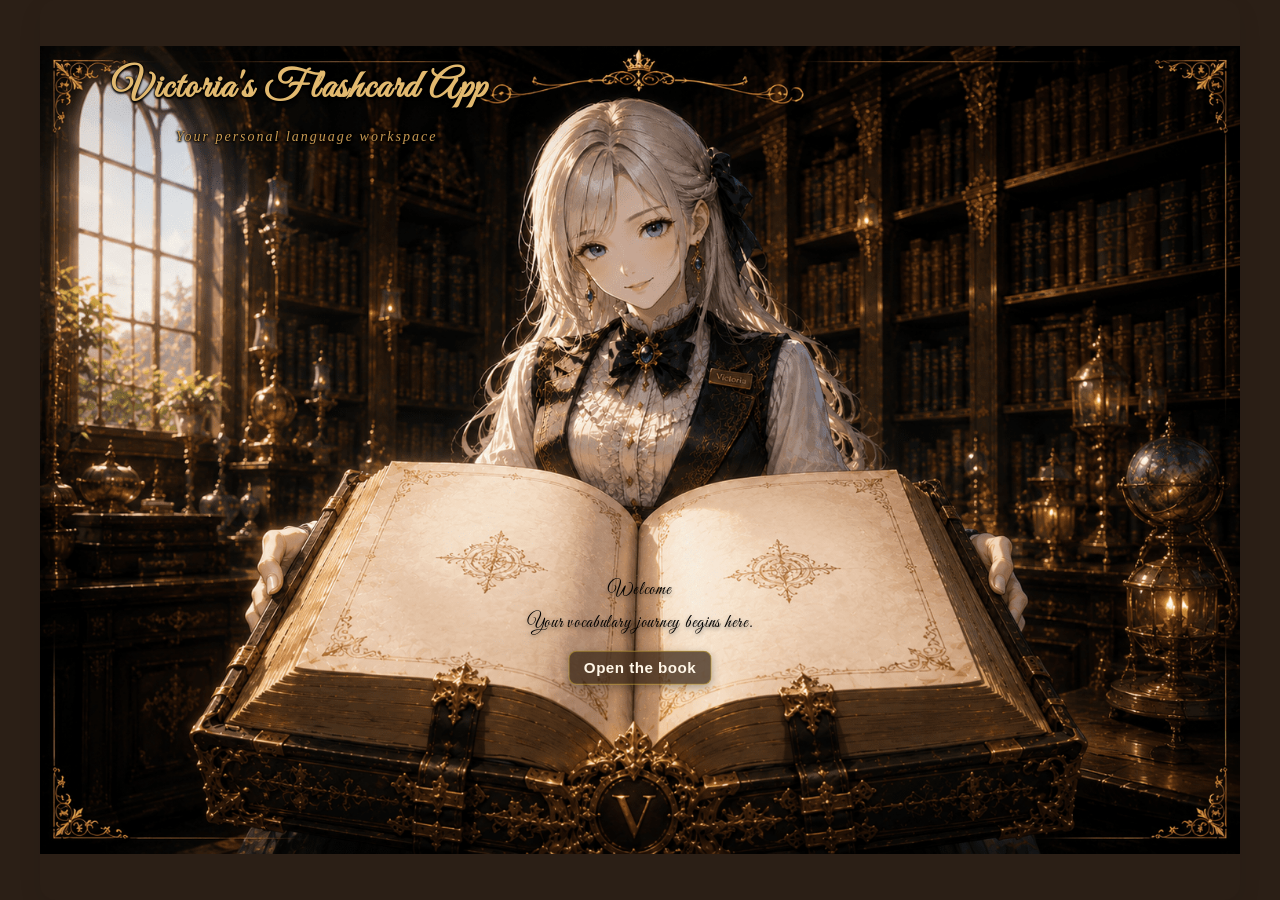
<file: html/index.html>
<!DOCTYPE html>
<head>
  <link rel="preconnect" href="https://fonts.googleapis.com">
  <link rel="preconnect" href="https://fonts.gstatic.com" crossorigin>
  <link href="https://fonts.googleapis.com/css2?family=Great+Vibes&display=swap" rel="stylesheet">
  <title>Victoria's flashcard App</title>  
  <meta name="viewport" content="width=device-width, initial-scale=1.0">
  <meta charset="UTF-8">
  <link rel="stylesheet" href="../css/index.css">
</head>
<body>  
  <main>
    <div id="page-wrapper">
      
      <header id="top-header"><!--アプリ題名と副題を表示する箇所-->
        <h1 id="page-title">Victoria's Flashcard App</h1>        
        <p id="sub-title">Your personal language workspace</p>
      </header>
       
      <section id="opening-actions">
        <span id="opening-label">Welcome</span>
        <p id="opening-message">
          Your vocabulary journey begins here.
        </p>
        <button id="start-btn">Open the book</button>
      </section>
      
      
      
      
    </div><!--page-wrapper-->

    <script src="../js/index.js"></script>
  </main>
</body>
</file>
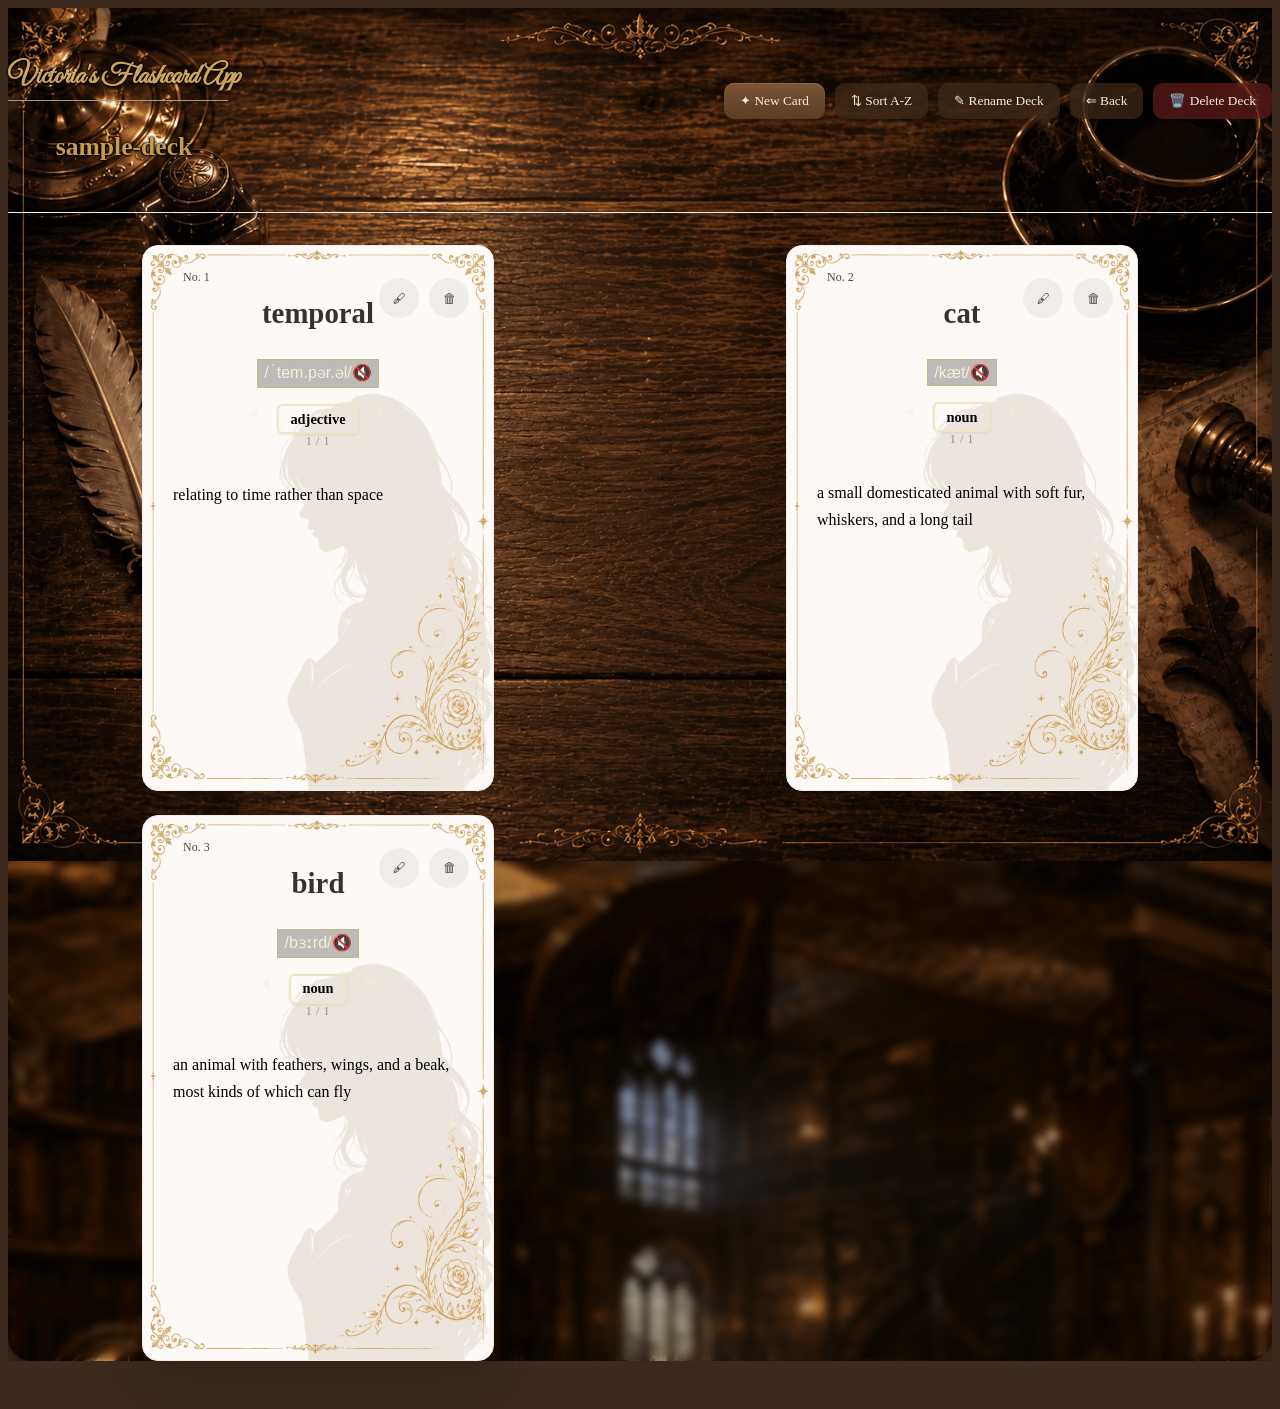
<file: html/edit.html>
<!DOCTYPE html>
<html lang="ja">
  <head>
    <link rel="preconnect" href="https://fonts.googleapis.com">
    <link rel="preconnect" href="https://fonts.gstatic.com" crossorigin>
    <link href="https://fonts.googleapis.com/css2?family=Great+Vibes&display=swap" rel="stylesheet">
    <title>Victoria's flashcard App</title>  
    <meta name="viewport" content="width=device-width, initial-scale=1.0">
    <meta charset="UTF-8">
    
    <link rel="stylesheet" href="../css/edit.css">
  </head>
  <body>

    
    <div id="page-wrapper">

      <div id="page-content"><!--モーダル以外を包括する-->

        <div id="header">
          <div id="title-area">
            <h1 id="page-title">Victoria's Flashcard App</h1>
            <div class="title-line"></div>
            <h3 id="deck-name"></h3>
          </div>        

            <!--操作メニュー-->
          <div id="header-actions">        
            <button id="add-card-btn">✦ New Card</button>
            <button id="sort-by-az">⇅ Sort A-Z</button>
            <button id="rename-deck-btn">✎ Rename Deck</button>
            <button id="back-btn">⇐ Back</button>
            <button id="delete-deck">🗑️ Delete Deck</button>
          </div><!--header-actions-->

          <!--デッキの名前変更モーダル-->
          <div id="rename-deck-area" class="hidden">
            <div id="rename-title">
              <span>Rename Deck</span>
            </div>

            <div id="rename-deck-btns">
              <input type="text" id="input-deckname" placeholder="deck name">
              <button id="confirm-deckrename-btn">submit</button>
              <button id="cancel-deckrename-btn">cancel</button>
            </div>
            
          </div><!--rename-deck-area-->

        </div><!--header-->              

        <!--カード表示欄、内容はrender関数で作成-->
        <div id="card-container"><!--カード表示欄--></div>       
              
        

      </div><!--page-content-->

      <div id="modal-overlay" class="hidden">
        

        <!--新規単語カード作成モーダル-->
        <div id="card-edit-modal" class="hidden">

          <div id="card-panel" class="modal-panel">

            <div id="modal-header">
              <!--モーダルタイトル-->
              <h2 id="modal-title">Card Editor</h2>

              <!--単語検索ボタン-->
              <div id="word-search-row" class="info-group title-area">
                <input type="text" id="word-input" class="word-title" placeholder="Word">
                <button id="search-word-btn">search</button>
              </div><!--word-search-row-->
            </div><!--modal-header-->

            <div id="modal-body">
              <!--発音記号とオーディオボタン-->
              <div id="modal-phonetic-area" class="info-group phonetic-area"></div>

              <!--品詞と品詞変更ボタン-->
              <div class="info-group navigation-area">
                <div class="meaning-navigation">
                  <span id="prev-meaning-btn" class="change-meaning-btn">◀</span>
                  <span id="part-of-speech">Part of speech will appear here.</span>
                  <span id="next-meaning-btn" class="change-meaning-btn">▶</span>                            
                </div>
                
                <div id="table-of-contents"></div><!--目次を入れる-->   

              </div><!--navigation-area-->

              <!--definitionエリア-->
              <div id="modal-definition-area" class="info-group definition-area">
                Search for an English word.<br>
                Its definition will appear here.
              </div>

            </div><!--modal-body-->  

            <!--追加、更新、キャンセルボタン-->
            <div id="modal-btns">
              <button id="submit-card-btn">Add</button>
              <button id="update-card-btn" class="hidden">Update</button><!--編集時にOnにする-->
              <button id="cancel-add-btn">Cancel</button>
            </div>   <!--modal-btns-->    
          
          </div><!--card-panel-->        
        
        </div><!--card-edit-modal-->
    
      </div><!--modal-overlay-->
      
    </div><!--page-wrapper-->

    <div id="scroll-area">
          <button id="scroll-top-btn" class="hidden">⇧</button>
    </div>

    <script src="../js/edit.js"></script>
  </body>
</html>
</file>
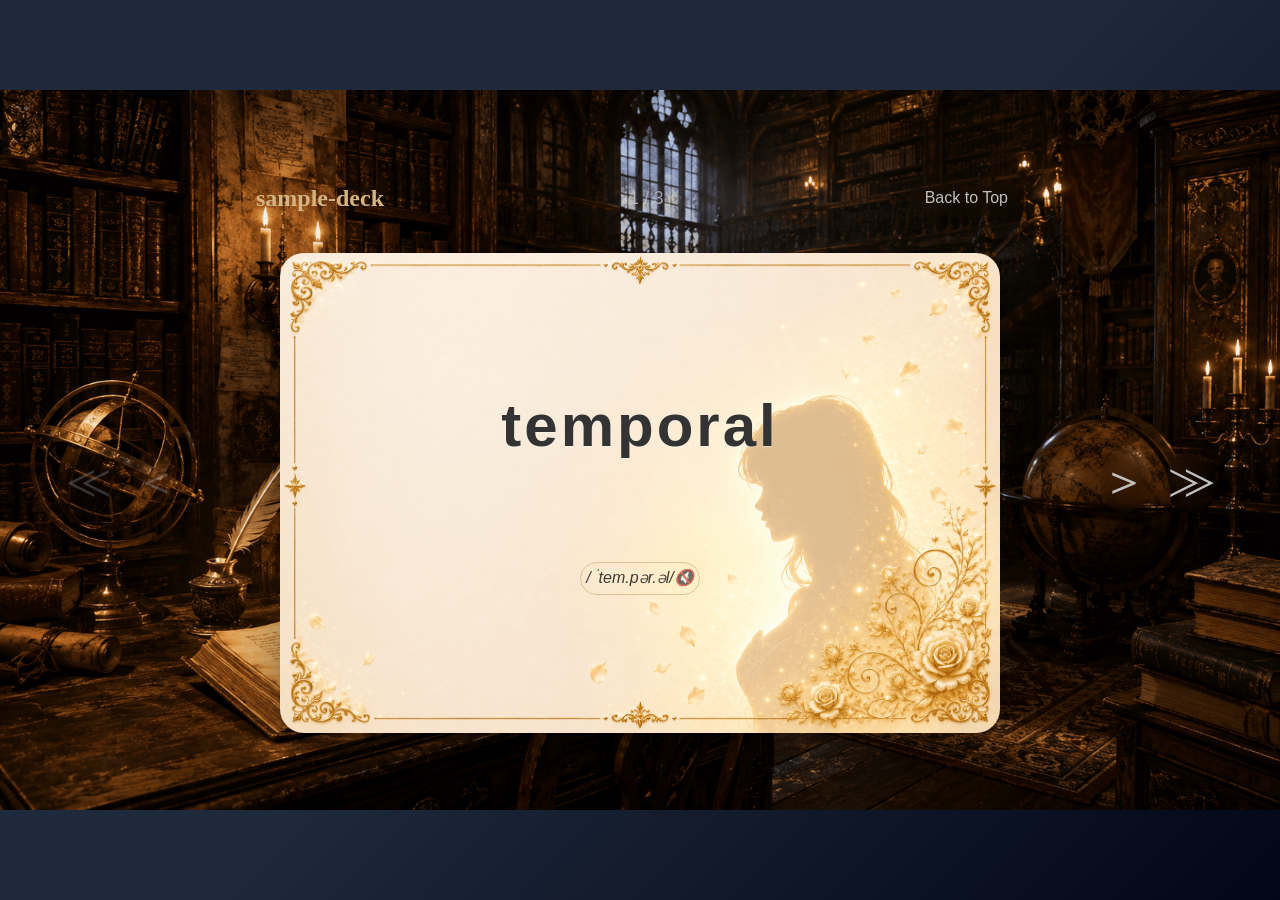
<file: html/study.html>
<!DOCTYPE html>
<html lang="ja">
  <head>
    <link rel="preconnect" href="https://fonts.googleapis.com">
    <link rel="preconnect" href="https://fonts.gstatic.com" crossorigin>
    <link href="https://fonts.googleapis.com/css2?family=Great+Vibes&display=swap" rel="stylesheet">
    <title>Victoria's flashcard App</title>  
    <meta name="viewport" content="width=device-width, initial-scale=1.0">
    <meta charset="UTF-8">
   <!--<link rel="stylesheet" href="../common.css">--> 
    <link rel="stylesheet" href="../css/study.css">
    </head>

  <body>

    <div id="nav-bar"><!--画面内上部のナビゲーションdiv-->
      <nav id="nav-menu">
        <h3 id="deck-name"></h3>
        <div id="card-counter"><!-- カードのインデックス / 総数--></div>
        <button id="back-btn">Back to Top</button>
      </nav>
    </div><!--nav-bar-->
    
    <div id="study-area">
      
      <div id="pc-left-controls" class="control-container">
        <button id="first-card-btn" class="controls">≪</button>
        <button id="prev-card-btn" class="controls">＜</button>        
      </div><!--pc-left-controls-->

      <div id="card-container"><!--カードを表示する枠-->       

        <div id="card-display"><!-- カードを表示、ここをクリックで表示反転 -->
        
          <div id="front-area" class="card-face"> 
            <div id="front-content" class="card-content">
              <span id="word"></span>
              <span id ="phonetics"></span>
            </div><!--front-content-->  
          </div><!--front-area-->

          <div id="back-area" class="card-face">
            <div id="back-content" class="card-content">
              <div id="meaning-navigation">
                <span id="prev-meaning-btn" class="change-meaning-btn">◀</span>
                <span id="part-of-speech"></span>
                <span id="next-meaning-btn" class="change-meaning-btn">▶</span>              
              </div><!--meaning-navigation-->
              <span id="meaning-page"><!--品詞・意味の現在のページ・総ページ数を表示--></span>
              <div id="definitions-wrapper" class="hide-fade">
                <p id="definitions"></p> 
              </div><!--definitions-wrapper-->
                        
            </div><!--back-content-->          
          </div><!--back-area-->
        </div><!--card-display-->
    </div><!--study-area-->

    <div id="pc-right-controls" class="control-container">          
      <button id="next-card-btn" class="controls">＞</button>
      <button id="last-card-btn" class="controls">≫</button>
    </div><!--pc-right-controls-->


      <div id="mobile-controls" class="control-container hidden">
        <button id="first-card-btn" class="controls">≪</button>
        <button id="prev-card-btn" class="controls">⟨</button>    
        <button id="next-card-btn" class="controls"></button>⟩</button>
        <button id="last-card-btn" class="controls">≫</button>
      </div>   

      </div>
      
    </div>
    
    <script src="../js/study.js"></script>
  </body>
</html>
</file>
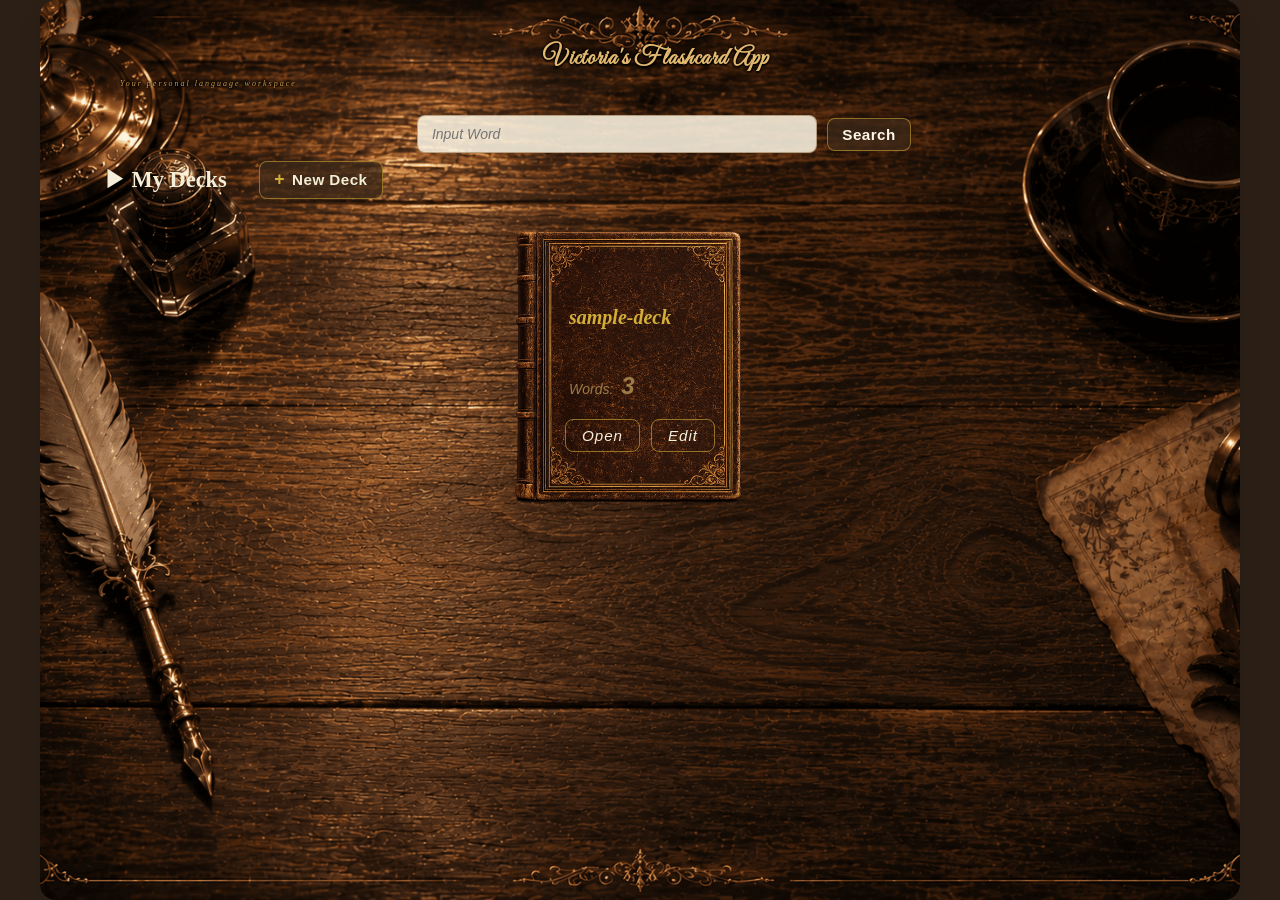
<file: html/top.html>
<!DOCTYPE html>
<html lang="ja">
  <head>
    <link rel="preconnect" href="https://fonts.googleapis.com">
    <link rel="preconnect" href="https://fonts.gstatic.com" crossorigin>
    <link href="https://fonts.googleapis.com/css2?family=Great+Vibes&display=swap" rel="stylesheet">
    <title>Victoria's Flashcard</title>
    <meta charset="UTF-8">
    <meta name="viewport" content="width=device-width, initial-scale=1.0">
    <!--<link rel="stylesheet" href="../common.css"> -->
    <link rel="stylesheet" href="../css/top.css">
  </head>
  <body>
    <main>
      <div id="page-wrapper">
        
        <header id="top-header"><!--アプリ題名と副題を表示する箇所-->
          <h1 id="page-title">Victoria's Flashcard App</h1>        
          <p id="sub-title">Your personal language workspace</p>
        </header>
        
        
          <section id="search-form"><!--検索欄に入力してモーダルで結果を返す-->
              <!--単語検索欄-->
              <input type="text" id="search-input" placeholder="Input Word">
              <button id="search-btn">Search</button><!--検索開始ボタン-->
          </section><!--search-form-->

          
          <!--既存デッキ表示-->
          <section id="decks-section">
            
            <div id="deck-toolbar">
              <div id="addiction-toggle">
                <h2 id="my-decks"><span id="arrow">▶ </span>My Decks</h2>
              </div>                   
              <button id="add-new-deck-btn"><!--デッキ作成モーダル開くボタン-->
                <span class="plus">+</span> New Deck
              </button>                    
            </div>
            
            <div id="deck-panel" class="hidden"><!--既存デッキ表示欄-->         
                            
              <div id="deck-container">          
                <div class="deck-card" data-deck-id="0">
                  <h3 class="deck-name"></h3>
                  <p class="words">Words:<span class="word-count"></span></p>
                  <div class="card-btns">
                    <button class="study-btn book-btns">study</button>
                    <button class="edit-btn book-btns">edit</button>
                  </div><!--card-btns-->         
                </div><!--deck-card-->
              </div><!--deck-container-->
            </div><!--deck-panel-->

          </section><!--decks-section-->     

        
      

        <!-- 以下モーダル -->

        <!--2種のモーダルを入れるDIV-->
        <div id="modal-overlay" class="hidden">            

          <!--検索した単語の表示モーダル-->
          <section id="card-add-modal" class="hidden">        
            <h2>Add Card to Deck</h2>

            <div id="card-panel">                
              
              <!--単語名-->
              <span id="searched-word"></span> 

              <!--発音記号とオーディオボタン-->
              <div id="phonetic-area"><span id="audio-btns"></span></div>

              <!--品詞と品詞変更ボタン-->
              <div class="info-group navigation-area">
                
                <div class="meaning-navigation">
                  <span id="prev-meaning-btn" class="change-meaning-btn">◀</span>
                  <span id="part-of-speech">Part of speech will appear here.</span>
                  <span id="next-meaning-btn" class="change-meaning-btn">▶</span>                            
                </div>
                
                <div id="table-of-contents"></div><!--目次を入れる-->  
              </div><!--navigation-area-->

              
              <!--definitionエリア-->
              <div id="modal-definition"></div>

              <!--情報操作-->
              <div id="info-control">
                
                <lavel id="select-lavel">Add to</lavel>
                <!--デッキ選択セレクトボタン-->
                <select id="select-deck"></select>
                
                <!--追加とキャンセルボタン-->
                <div class="modal-btns">
                  <button id="submit-card-btn" class="book-btns">Add</button><!--これが単語をデッキに追加するボタン-->
                  <button id="close-search-card-btn" class="book-btns">Cancel</button>
                </div><!--modal-btns--> 
              </div><!--info-controll-->

              
            </div><!--card-panel-->      
          </section><!--card-addiction-modal-->


          <!--新規デッキ追加モーダル-->
          <section id="deck-create-modal" class="hidden">
            
            <div id="book-panel" class="modal-content">
              <h2>Create New Deck</h2>
            
              <input type="text" id="input-deckname" placeholder="Deck name">
              <div class="modal-btns">
                <button id="create-btn" class="book-btns">Create</button>
                <button id="cancel-btn" class="book-btns">Cancel</button>   
              </div>
                  
            </div><!--modal-content-->
          </section>
        
        </div><!--modal-overlay-->
      </div><!--page-wrapper-->
      <script src="../js/top.js"></script>
    </main>
  </body>
</html>
</file>
<file: css/index.css>
* {
  box-sizing: border-box;
}

html, 
body {
  margin: 0;
  min-height: 100%;
}

body {
  background: #17110d;
  font-family: -apple-system, BlinkMacSystemFont, "Segoe UI",
  "Hiragino Kaku Gothic ProN", "Noto Sans JP",
  Meiryo, sans-serif;
  line-height: 1.6;
  background-color: #2b1f16;
}

/*画面全体の土台部分*/
#page-wrapper {
  position: relative;
  width: 100%;
  max-width: 1200px;  
  height: 100vh;
  margin: 0 auto;  
  padding: 24px 16px;

  
  background-color: transparent;
  border-radius: 16px;
  box-shadow: 0 8px 24px rgba(0,0,0,0.08);
  background-image: url(../images/top_page_horizon.png);
  background-size: contain;
  background-position: center;
  background-repeat: no-repeat;

  border-radius: 16px;
  overflow: hidden;
}

#top-header {
  position: absolute;
  top: 2.5rem;
  left: 3rem;

  padding: 1rem 2rem 1rem 1.5rem;
  
}

#top-header h1 {
  margin: 0;
}

#top-header p {
  margin-top: 0.4rem;
}

#page-title {
  
  font-family: 'Great Vibes', cursive;
  font-size: 2.5rem;
  color: #E2B96F; 
  margin: 0;
  margin-left: 2rem;
  font-weight: 700;
  letter-spacing: .04em;
  text-shadow:
    0 2px 2px rgba(0, 0, 0, 0.95),
    1px 0 2px rgba(0, 0, 0, 0.8),
    -1px 0 2px rgba(0, 0, 0, 0.8);
}

#sub-title {
  font-family: Georgia, serif;
  font-size: 14px;
  letter-spacing: 2px;

  margin: 0;
  margin-left: 4rem;
  font-style: italic;
  color: #C89A52;
  text-shadow:
    0 1px 2px rgba(0, 0, 0, 1),
    1px 0 2px rgba(0, 0, 0, 0.9),
    -1px 0 2px rgba(0, 0, 0, 0.9);
  
}



#opening-actions {
  position: absolute;
  top: 70%;
  left: 50%;
  transform: translate(-50%, -50%);

  display: flex;
  flex-direction: column;
  align-items: center; 
  gap: 0.25rem;
}

#opening-message,
#opening-label {
  font-family: 'Great Vibes', cursive;
  font-size: 18px;
  color: black;
  margin: 0;
  padding: 0;
 
  letter-spacing: .04em;
  text-shadow:
  0 2px 4px rgba(0,0,0,.45);
}

#start-btn {
  margin-top: 0.6rem;

  display: inline-flex;
  align-items: center;
  gap: 0.45rem;
  padding: 0.45rem 0.9rem;

  color: #F5EED8;                 /* アイボリー */
  background: rgba(60, 40, 25, .75);
  border: 1px solid rgba(212, 175, 55, 0.55);
  border-radius: 8px;

  font-size: 0.95rem;
  font-weight: 600;
  letter-spacing: 0.03em;
  cursor: pointer;
  transition: all 0.25s ease;
    
  color: #fff7e8;
  box-shadow:0 3px 8px rgba(0,0,0,.3);
}

#start-btn:hover {
  background: rgba(110,75,45,0.95);
  border-color: #D4AF37;
  color: #FFF8E8;

}


@media (max-width: 768px) {
  body {
    margin: 0;
    overflow-x: hidden;
  }

  #page-wrapper {
    position: relative;
    min-height: 100svh;

    width: 100%;
    min-height: 100vh;
    padding: 0;
    border-radius: 0;

    background-image: url(../images/top_page_vertical.png);    
    background-size: contain;
    background-position: center 45%;
    background-repeat: no-repeat;
    background-color: #17110d;
    
  }

  #top-header {
    position: absolute;
    top: 0rem;
    left: 2.5rem;
    right: 1rem;
  }

  #top-header p {
    margin-top: 0;
  }
  #page-title {
    text-align: center;
    margin-left: 0;
    margin-bottom: 0;
    font-size: clamp(1.6rem, 7vw, 2.4rem);
    padding: 0;
  }

  #sub-title {  
    text-align: center;  
    margin-left: 0.5rem;
    font-size: 0.7rem;
    letter-spacing: 1px;
  }

  #opening-actions {
    top: auto;
    bottom: 28%;
    left: 50%;
    width: 88%;
    transform: translateX(-50%);
    gap: 0.25rem;
    text-align: center;
  }

  #opening-label {
  position: absolute;
  bottom: 7rem;
  
  font-family: "Great Vibes", cursive;
  font-size: clamp(1.6rem, 8vw, 2.2rem);
  font-style: normal;
  font-weight: 600;
  letter-spacing: 0.04em;

  color: #3b2416;
  text-shadow:
    0 1px 0 rgba(255, 244, 210, 0.55),
    0 2px 3px rgba(72, 40, 20, 0.35);
  }

  #opening-message {
  position:absolute;
  bottom: 5.5rem;

  font-family: Georgia, "Times New Roman", serif;
  font-size: clamp(0.85rem, 3vw, 1.05rem);
  font-style: italic;
  font-weight: 600;
  line-height: 1.5;
  letter-spacing: 0.05em;

  color: #4a2d1c;
  text-shadow:
    0 1px 0 rgba(255, 246, 220, 0.5),
    0 1px 2px rgba(60, 32, 16, 0.25);
  }

  #start-btn {

    margin-top: 0.6rem;
    min-height: 44px;
    padding: 0.65rem 1.4rem;
  }
}
</file>
<file: css/edit.css>
/* =================
   EDIT PAGE
================= */
*,
*::before,
*::after {
  box-sizing: border-box;
}

body {
  background-color:#3B2A1D;
}

#page-wrapper {
  background: transparent;
  border-radius: 24px;
  
  background-image: url(../images/library.png);
  backdrop-filter: blur(4px);
  background-size:contain;
  background-repeat: repeat;
  background-position: center;
  width: 100%;
  height: 100%;
}

#page-content {
  width: 100%;
  height: 100%;

  background: rgba(20,15,10,.15);
  background-image: url(../images/desk_without_book.png);
  backdrop-filter: blur(4px);
  background-size: contain;
  background-repeat: no-repeat;
  background-position: top;
  
}
  
#title-area {
  display: flex;
  flex-direction: column;
  gap: 6px;
  margin-top: 2rem;
}

#page-title {  
  font-family: 'Great Vibes', cursive;
  font-size: 28px;
  opacity: 0.88;
  margin-bottom: 0;
  color: #E2B96F; 
  text-shadow:
    0 2px 2px rgba(0, 0, 0, 0.95),
    1px 0 2px rgba(0, 0, 0, 0.8),
    -1px 0 2px rgba(0, 0, 0, 0.8); 
}

.title-line {
  width: 220px;
  height: 1px;
  background: #999;
  margin:0;
}

#header {
  display: flex;
  justify-content: space-between;
  align-items: center;
  gap: 12px;
  flex-wrap: wrap;
  margin-bottom: 32px;
  padding-bottom: 18px;
  border-bottom: 1px solid #ececec;
}

#title-area {
  display: flex;
  flex-direction: column;
  gap: 6px;
  
  
}

/* =================
   HEADER BUTTONS
================= */

#rename-deck-btn,
#back-btn,
#sort-by-az{
  background: rgba(60,40,25,.75);
  border: 1px solid rgba(212,175,55,.55);
  color: #F5EED8;
}

/* =================
   RENAME AREA
================= */



#rename-deck-area {
  display: flex;
  flex-direction: column;
  align-items: center;
  justify-content: center;

  gap: .8rem;
  margin-top: 1rem;
  padding: .8rem;
  width: 100%;
}


#rename-deck-area.hidden {
  display: none;
}

#rename-title {
  display: flex;
  align-items: center;
  width:60%;
  font-size: 1.1rem;
  margin-bottom: 1rem;
  color: #d4af37;
  font-weight: bold;
}

#rename-title::before,
#rename-title::after {
  content: "";
  flex: 1;
  height: 1px;
 
  border-top: 1.5px solid rgba(212,175,55,.55);
  }


#rename-title span {
  margin: 0 1rem;
}

#input-deckname {
  width: 260px;
  padding: 10px 14px;

  background: rgba(250,242,224,.92);
  color: #3B2A1D;

  border: 1px solid rgba(212,175,55,.55);
  border-radius: 8px;

  text-align: center;
  font-size: 1rem;

}

#input-deckname:focus {
  outline: none;
  border-color: #D4AF37;

  box-shadow:
    0 0 8px rgba(212,175,55,.35);
}

#confirm-deckrename-btn {
  background: rgba(60,40,25,.75);
  color:#F5EED8;
  border:1px solid rgba(212,175,55,.55);  
}

#cancel-deckrename-btn {
  background: rgba(70,70,70,.65);
  color:#F5EED8;
  border:1px solid rgba(180,180,180,.4);
}

#deck-name { 
  font-family: Georgia, serif;
  font-size: 1.6rem;
  color: #C89A52;
  text-shadow:
    0 1px 2px rgba(0, 0, 0, 1),
    1px 0 2px rgba(0, 0, 0, 0.9),
    -1px 0 2px rgba(0, 0, 0, 0.9);
  
  width: 100%;
  text-align: center;
  margin-bottom:2rem;
}

#header-actions {
  display: flex;
  gap: 10px;
  flex-wrap: wrap;
}

#header button,
#add-card-btn,
#sort-by-az {
  padding: 10px 16px;
  border-radius: 10px;
  border: none;
  cursor: pointer;
  font-family: inherit;
  transition: 0.2s ease;
}


#delete-deck {
  background: rgba(90, 25, 25, .78);
  border: 1px solid rgba(180, 80, 80, .45);
  color: #F5EED8;

  border-radius: 10px;
  transition: .25s;

}

#delete-deck:hover {
  background: rgba(130, 30, 30, .85);
  border-color: #d66;
  color: #fff;

  transform: translateY(-2px);

  box-shadow:
      0 0 12px rgba(180,50,50,.45),
      0 8px 18px rgba(0,0,0,.35);
}


#add-card-btn {
 background: linear-gradient(
    180deg,
    #7a5635 0%,
    #5a3d24 100%
  );

  color: #F5EED8;

  border: 1px solid rgba(212,175,55,.55);
  border-radius: 10px;

  box-shadow:
    inset 0 1px 0 rgba(255,255,255,.12),
    0 4px 10px rgba(0,0,0,.35);

  transition: all .25s ease;

}

#header button:hover,
#sort-by-az:hover {
  transform: translateY(-2px);
  box-shadow: 0 8px 18px rgba(0,0,0,0.12);
}

#add-card-btn:hover {
   background: linear-gradient(
    180deg,
    #8a643f 0%,
    #6a4829 100%
  );

  border-color: #D4AF37;

  color: #FFF8E8;

  transform: translateY(-2px);

  box-shadow:
    0 0 10px rgba(212,175,55,.35),
    0 8px 18px rgba(0,0,0,.4);
}

/* =================
   CARD LIST
================= */

#card-container {
  display: grid;
  grid-template-columns: repeat(2, 1fr);
  gap: 24px;
  margin-bottom: 40px;
  justify-items: center;
}

.word-card {
  display: flex;
  flex-direction: column;
  position: relative;

  width: 22rem;
  max-width: 90vw;
  
  
  background: #fff;
  border: 1px solid #ececec;
  border-radius: 16px;
  padding: 22px;
  box-shadow: 0 18px 40px rgba(0,0,0,0.18);
  transition: 0.25s ease;/*変化をゆっくり*/
  aspect-ratio: 1007/1561;
  background-image: url(../images/background_img_vertical.png);
  background-repeat: no-repeat;
  background-position: center;
  background-size: cover;
  
}

.word-card:hover {
  transform: translateY(-4px);
  box-shadow: 0 16px 28px rgba(0,0,0,0.10);
 
}

.info-group {
  margin-bottom: 16px;  
}

.info-label {
  font-size: 0.8rem;
  font-weight: 600;
  color: #fff;
  letter-spacing: 0.5px;/*文字の水平スペース*/
  margin-bottom: 4px;
}

.title-area {
  display:flex;
  justify-content:center;
  margin: 0;
  color: #333;  
}

.word-title {
  font-size: 1.8rem;
  font-weight: bold;
  
}

.card-num {
  position: absolute;
  top:1.5rem;
  left:2.5rem;
  font-size:0.75rem;
  opacity: 0.7;
}

.info-group .info-label,
.meaning-navigation {
  display: flex;
  justify-content: center;
  gap:1rem;
}

.part-of-speech {
  
  display: inline-block;
  padding: 0.3em 0.8em;
  border-radius: 6px;
  font-weight: 700;
  font-size: 0.9rem;
  border: 2px solid #efe5c5;
  background: transparent;
  box-shadow: 0 1px 3px rgba(0,0,0,0.08);
}

.table-of-contents {
  
  font-size: 0.75rem;
  font-weight: normal;
  text-align: center;
  color: #6b7280;
  opacity: 0.75;
  letter-spacing: 0.05em;
  text-align: center;
}

.definition-area {
  line-height: 1.7;
  font-size: 1rem;
  padding-left: 0.5rem;
  padding-right: 0.5rem;
  flex: 1;
  overflow-y: auto;
  width: 100%;
}

/*info: first-of-type⇒親要素の中で同じタグの最初の要素を指定する疑似クラス*/

/*info: nth-of-type⇒同じ親要素を持つ兄弟要素の中から、
同じタグ名の要素だけを順番に数えて特定の位置にある要素を指定する疑似クラス*/


.card-actions {
  position: absolute;
  top: 2rem;
  right: 1.5rem;
  display: flex;
  gap: 10px;
  margin-top: 20px;
  justify-content: flex-end;
}

.card-actions button {
  
  padding: 10px;
  border: none;
  width:40px;
  height: 40px;
  flex: none;
  border-radius: 50%;
  padding: 0;
  cursor: pointer;
  transition: 
    color .2s ease,
    transform .2s ease,
    background-color .2s ease;
}

.card-actions button {
  background: rgba(0,0,0,0.05);
}

.card-actions button[data-action="edit"] {
  color: #555;
}

.card-actions button[data-action="edit"]:hover {
  color: #c6a343;
  transform: scale(1.15);
}

.card-actions button[data-action="delete"] {
  color: #555;
}

.card-actions button[data-action="delete"]:hover {
  color: #8b3a3a;
  transform: scale(1.15);
}
.card-actions {
  margin-top: auto;
}

.disabled-arrow {
  color: #9ca3af;
  opacity: 0.35;
  transform: scale(0.95);
  cursor: default;
}


/* =============================
   エディットモーダル
================================*/


#card-edit-modal {
  position: fixed;
  inset: 0;
  overflow: hidden;

  
}


#card-edit-modal::before {
  content: "";
  position: absolute;
  inset: 0;

  background-image: url(../images/library.png);
  background-size: cover;
  background-position: center;

  filter: blur(8px);
  transform: none;
}


#card-panel {
  width: 100%;  
  min-width: none;
  height: 100vh;
  
  position: relative;

  display: flex;
  flex-direction: column;
  justify-content: center;
  align-items: center;
  z-index: 1;
 
  background-image: url(../images/desk_with_book.png);
  backdrop-filter: blur(4px);
  background-size: contain;
  background-repeat: no-repeat;
  background-position: center;
}


#card-edit-modal.hidden {
  display: none;
}

#modal-title {
  margin: 0 0 1rem;
  color: #F5EED8; 
  text-align: center;
}


#word-search-row {
  gap:1rem;
  margin-bottom: 1rem;
}

#word-input,
#modal-definition-area,
#meaning-input {
  width: 100%;
  margin-bottom: 8px;
  padding: 12px 14px;

  border: 1px solid #ddd;
  border-radius: 10px;
  background: rgba(250, 242, 224, 0.92);
  color:   #3B2A1D;
  border: 1px solid rgba(120, 85, 45, 0.4);
 
  font-size: 14px;
  outline: none;
}
/*info: outline⇒要素の外側に輪郭線を表示するためのプロパティ。
要素の境界線（border）のさらに外側に描画され、要素の幅やレイアウトには影響を与えない。*/

#word-input {
   text-align:center;
}

#modal-body {
  display:flex;
  flex-direction: column;
  gap: 1rem;
  width: 50vw;
  height: 55vh;
  
}

.phonetic-area {
  display: flex;
  align-items: center;
  justify-content: center;
  gap: 0.5rem;
}

#modal-definition-area {
  line-height: 1.7;
  font-size: 1rem;
  max-width: 100%;
  
  flex: 1;
  min-height: 0;
  overflow-y: auto;
}

.audio-btn {
 background: rgba(0,0,0,0.25);
  border: 1px solid rgba(212,175,55,0.4);
  color: #F5EED8;
  cursor: pointer;
  padding: 0.2rem 0.4rem;
  font-size: 1rem;  
}

.audio-btn:hover {
  transform: scale(1.05);
  
}

.audio-btn:active {
  transform: scale(0.95);
}


#part-of-speech,
.change-meaning-btn {
  color: #F5EED8;
}

#part-of-speech:hover,
.change-meaning-btn:hover {
  color: #D4AF37;
}

#table-of-contents,
#modal-definition-area,
#meaning-input { 
  overflow-y: auto;  
  white-space: normal;
  overflow-wrap: break-word;  
}

#table-of-contents {
  color: #F5EED8;;
  font-size: 0.75rem;
  font-weight: normal;
  text-align: center;
  
  opacity: 0.75;
  letter-spacing: 0.05em;
  text-align: center;
}

#search-word-btn {
  height: 40px;
  display: inline-flex;
  align-items: center;
  gap: 0.45rem;
  padding: 0.45rem 0.9rem;

  color: #F5EED8;                 /* アイボリー */
  background: rgba(60, 40, 25, .75);
  border: 1px solid rgba(212, 175, 55, 0.55);
  border-radius: 8px;

  font-size: 0.95rem;
  font-weight: 600;
  letter-spacing: 0.03em;
  cursor: pointer;
  transition: all 0.25s ease;
    
  color: #fff7e8;
  box-shadow:0 3px 8px rgba(0,0,0,.3);
}

#search-word-btn:hover {
  background: rgba(212, 175, 55, 0.55);
  color: white;
}

#modal-phonetic-area {
  margin:0;
}

#modal-btns {
  display:flex;
  flex-direction: row;
  gap: 1rem;
}

#submit-card-btn,
#update-card-btn,
#cancel-add-btn {
  gap: 1rem;
  margin: 0;
  text-align: left;
  color: #F5EED8;
  font-size: 1.5em;
  font-weight: 600;  
  font-style: italic;
  font-family: "Cormorant Garamond", serif;     
  font-family: Georgia, serif; 

  background: rgba(60,40,25,.75);
  border: 1px solid rgba(212,175,55,.55);
}

#submit-card-btn:hover,
#update-card-btn:hover,
#cancel-add-btn:hover {
  background: rgba(212,175,55,.18);
  border-color: #D4AF37;
  color: #FFF8E8;
  box-shadow:
    0 0 10px rgba(212,175,55,.35),
    0 3px 8px rgba(0,0,0,.35);

  transform: translateY(-2px);
  box-shadow: 0 8px 18px #D4AF37;
}

#scroll-area {
  display:flex;
  align-items: center;
}

#scroll-top-btn {
  position: fixed;
  bottom: 20px;
  right: 20px;

  width: 50px;
  height: 50px;
  
  z-index: 9999;
  border: none;
  border-radius: 50%;

  font-size:2rem;
  color: white; 
  background-color: rgba(0,0,0,0.5);
  backdrop-filter: blur(5px);  
 
}







/* =================
   RESPONSIVE
================= */

@media (max-width: 600px) {

  html,
  body {
    margin: 0;
    padding: 0;
    width: 100%;
  }

  #modal-overlay,
  #card-edit-modal,
  #card-panel {
    width: 100%;
    max-width: 100%;
    margin: 0;
  }

  #modal-overlay,
  #card-edit-modal {
    padding: 0;
  }

  
  #card-panel {
    padding: 1rem;         
    min-height: 100svh;
    padding: 1rem;  
    justify-content: flex-start;
    background-image: url(../images/desk_with_book_responsive.png);
  }

  #page-content {
    width: 100%;
  }

  
  #page-wrapper {
    width: 100%;
    min-height: 100svh;
  }

  #header {
    flex-direction : column;
    align-items: center;
  }

  #header-actions {
    flex-direction: column;
    width: 100%;
  }

  #header-actions button {
    width: 100%;
  }
  
  #title-area {
    margin-top:3rem;
  }

  #deck-name {
    margin-right: 0;
    text-align: center;
    justify-content: center;
  }

  #card-container {
    display: flex;
    flex-direction: column;
    align-items: center;
    gap: 1rem;
    padding: 0 1rem;
  }

  .word-card {
    background-size: 100% 100%;
    background-position: center;     
    
  }

  .card-actions {
    top: 3rem;
    right: 2rem;
    gap: 0.5rem;
  }

 
  .definition-area {
    width: 90%;
    height: 40%;
    padding: 0 0.75rem;
    margin: 1rem 2rem;
    
    flex: none;
    overflow: auto;
  }

  #add-card-btn,
  #sort-by-az {
    width: 100%;
  }

  

    
  /*==========
  モーダル
  ===========*/

  #card-edit-modal {
    overflow-y: auto;
    overflow-x: hidden;
    flex-direction: column;
    align-items: stretch;
  }

  #modal-body {
    width: 94%;
    height: auto;
    max-height: 80svh;
  }

  #modal-title {
    margin: 1.5rem 0;
  }

  #word-search-row {
    display: flex;
    width: 100%;
    gap: 0.5rem;
    margin-top: 0;
  }

  #word-input {
    flex: 1;
    width: auto;
    min-width: 0;
  }

  #search-word-btn {
    flex: 0 0 auto;
  }

  #modal-definition-area {
    height: 19rem;    
    max-height: 19rem;
    margin-left: auto;
    margin-right: auto;

    overflow-y: auto;
    flex: none;
  }

  #modal-btns {
    width: 100%;
    justify-content: center;
    flex-wrap: wrap;
    margin-top: 1rem;
  }


  

.info-group {
  margin-bottom: 1.25rem;
}

}

/*==========
その他クラス
===========*/

.hidden {
  display: none;
}
</file>
<file: css/study.css>
/* =================
   全体
================= */

body {
  margin: 0;
  min-height: 100vh;
  background:
    url(../images/library.png) fixed center / contain no-repeat,
    linear-gradient(
      135deg,
      #1e293b,
      #1e293b,
      #020617
    );
  
  
  font-family: sans-serif;

  display:flex;
  flex-direction: column;
  justify-content:center;
  align-items: center;
}


/* =================
   studyエリア
================= */

#study-area {
  width:  90%;   
  gap: 40px;  
  display:grid;
  grid-template-columns:auto 1fr auto;
}

/* =================
   ナビバー
================= */

#nav-bar {
  width: 100%;
  max-width: 768px;
  padding: 14px 24px;
  margin: 0 auto;   
}

#nav-menu {
  display: flex;
  justify-content: space-between;
  align-items: center;
}

#deck-name {  
  margin: 0;
  font-size: 1.5rem;
  font-weight: bold;
  color: #d4b483 ;
  font-family: Cinzel, Cormorant Garamond;
}

#back-btn {
  border: none;
  background: transparent;
  border:none;
  box-shadow: none;
  color: #c0c0c0;

  font-size: 1rem;
  cursor: pointer;

  backdrop-filter: blur(10px);
  border-radius: 999px;
  padding: 8px 16px;
  
  transition:
    background 0.2s,
    transform 0.2s;
}

#card-counter {
  font-size: 1.1rem;
  opacity: 0.8;
  color: #c0c0c0;
}

/* =================
   カード
================= */

#card-container {
  display: flex;  
  justify-content: center;
  
  width: 100%;
  max-width: 720px;
  aspect-ratio: 3/2;

  margin: 24px auto 0;
  overflow: visible;
  perspective: 1000px;
}

#card-container:hover {
  transform: translateY(-3px);
  box-shadow: 0 25px 60px rgba(0,0,0,0.5);
}

#card-display {
  width: 100%;  
  height: 100%;
  border: 3px soid blue !important;
  border:none;
  border-radius: 24px;
  /*overflow: hidden;*/


  font-size: 2.5rem;
  font-weight: bold;

  display: flex;
  justify-content: center;
  align-items: center;

  position: relative;
  text-align: center;

  cursor:pointer; 
  box-shadow: 0 20px 50px rgba(0,0,0,0.4);

  transition:
    transform 0.6s,
    box-shadow 0.2s; 
  transform-style: preserve-3d;
}

#card-display.flipped {
  transform: rotateY(180deg);
}


/*カード面表側*/
#front-area { 
  background-image: url(../images/card_front.png);
  background-size: cover;
  background-repeat: no-repeat;
  background-position: center;
  backface-visibility: hidden; 
  
}

/*カード面裏側*/
#back-area {      
  background-image: url(../images/card_back.png);
  background-size: cover;
  background-repeat: no-repeat;
  background-position: center;
  transform: rotateY(180deg);
  backface-visibility: hidden; 
}

/*カード面共通事項*/
.card-face {
  position: absolute;
  top: 0;
  left: 0;
  width: 100%;
  height: 100%;

  display: flex;
  justify-content: center;
  align-items: center;
  overflow: hidden;
  border-radius: 24px;

}


/*カードの内容表示面*/
.card-content {
  display: flex;
  flex-direction: column;
  align-items: center;
  gap: 0.75rem;
  padding: 40px;
}


#word {  
  font-size: 1.5em;
  font-weight: 700;
  color: #333;
  letter-spacing: 0.05em;
  margin-bottom: 1.5rem;
  text-align: center;
  margin-bottom:1.5em;
  text-shadow:
    0 1px 2px rgba(255,255,255,.4);
}

#phonetics {
  display: flex;
  align-items: center;
  gap: 0.5rem;
}

.audio-btn {  
  background:transparent;  
  border: 1px solid #d4b483;
  border-radius: 999px;
  padding: 0.3rem;
  cursor: pointer;

  font-size: 1rem;
  font-style: italic;
  opacity: 0.75;
}

.audio-btn:hover {
  background: #f5f5f5;
  transform: translateY(-2px);
  box-shadow: 0 4px 12px rgba(0,0,0,0.12);
}

.audio-btn:active {
  transform: scale(0.95);
  box-shadow: 0 2px 6px rgba(0,0,0,0.08);
}

.phonetic-text {
  font-size: 1rem;
  font-style: italic;
  opacity: 0.75;
}

#meaning-navigation {
  display:flex;
  gap: 1em;

  font-size: 0.6em;
  min-width:2rem;
}

#meaning-page {
  font-size: 0.75rem;
  font-weight: normal;
  color: #333;
  opacity: 0.75;
  letter-spacing: 0.05em;
  margin-top: -0.25rem;
}

#definitions-wrapper {
  position: relative;
}

/*definition下部の白い帯*/
#definitions-wrapper::after {
  content: "";
  position: absolute;
  left: 0;
  right: 0;
  bottom: 0;

  height: 3rem;
  
  pointer-events: none;
  transition: opacity .25s;
  background: linear-gradient(
    to bottom,
    rgba(255,255,255,0),
    rgba(255,255,255,1)
  );
}


.hide-fade::after {
  opacity: 0;
}

#definitions {
  
  white-space: normal;
  overflow-wrap: break-word;
  font-size: 1rem;
  max-height: 14.5rem;
  /*overflow:hidden;*/
  scrollbar-width:none;
  -ms-overflow-style:none;

  overflow-y: auto;
  padding-bottom: 1rem;
}

#definitions::-webkit-scrollbar {
  display:none;
}

/* =================
   コントロール
================= */

.control-container {
  display: flex;
  justify-content: center;
  align-items: center;
  gap: 20px;
}

.controls {
  display: inline-flex;
  justify-content: center;
  align-items: center;

  width: 3rem;
  aspect-ratio: 1/1;
  font-size:2.4rem;
  padding: 0;

  border: none;
  background: transparent;
  border:none;
  box-shadow: none;
  color: #c0c0c0;

  font-size:3rem;
  cursor: pointer;

  backdrop-filter: blur(10px);
  border-radius: 50%;
  
  transition: all .2s;
}

.controls:hover,
#back-btn:hover {
  color: #ffe082;
  text-shadow: 0 0 8px rgba(255,224,130,.8);
  transform: scale(1.15) translateY(-3px);
}


/*prev/nextボタンのアクティブ・非アクティブの視覚化クラス*/

.disabled-arrow {
  color: #9ca3af;
  opacity: 0.35;
  transform: scale(0.95);
  cursor: default;
}

.hidden {
  display: none;
}

/*===============
レスポンシブ
===============*/

@media(max-width: 600px) {

  body {
    justify-content: flex-start;
    
    background:
    url(../images/library_responsive.png) top center / contain no-repeat,
    linear-gradient(
      135deg,
      #1e293b,
      #1e293b,
      #020617
    );
  }

  #nav-menu {
    margin-top: 3rem;
    display: flex;
    flex-direction: column;
    gap: 1rem;
  }
  
  #study-area {
    width: 100%;
    position: relative;
    display:  block;
  }

  .control-container {
    position: absolute;
    width: 88vw;
    aspect-ratio: 941/1672;
    margin: 1rem auto 0;
    
    align-items: flex-end;
    pointer-events: none;
  }

  .controls {
    backdrop-filter: none;
    pointer-events: auto;
    z-index: 100;
  }

  #pc-left-controls {
    bottom: 1rem;
    left: 1rem;
    justify-content: flex-start;
  }

  #pc-right-controls {
    bottom: 1rem;
    right: 1rem;
    justify-content: flex-end;
  }

  #card-container {
    width:88vw;
    max-width: none;
    max-height: 85%;
    aspect-ratio: 941 / 1672;
    margin: 1rem auto 0;
    grid-column: 2;
    
  }

  #front-area {
    background-image: url(../images/card_front_responsive.png);
  }

  #back-area {
    background-image: url(../images/card_back_responsive.png);
  }

  #definitions-wrapper {
  height: 24rem;
}

  #definitions {
    height: 100%;
    max-height: none;
    overflow-y: auto;
  }

  /*definition下部の白い帯*/
  #definitions-wrapper::after {
    content: "";
    position: absolute;
    left: 0;
    right: 0;
    bottom: 0;

    height: 3rem;
    
    pointer-events: none;
    transition: opacity .25s;
    background: linear-gradient(
      to bottom,
      rgba(255,255,255,0),
      rgba(255,255,255,1)
    );
}
}
</file>
<file: css/top.css>
*,
*::before,
*::after {
  box-sizing: border-box;
}

#modal-overlay.hidden,
#deck-create-modal.hidden,
#card-add-modal.hidden,
#page-wrapper.hidden {
  display: none;
}


html, 
body,
main {
  margin: 0;
  padding: 0;
}

body {
  

  background: #f3f4f6;
  font-family: -apple-system, BlinkMacSystemFont, "Segoe UI",
  "Hiragino Kaku Gothic ProN", "Noto Sans JP",
  Meiryo, sans-serif;
  line-height: 1.6;
  background-color: #2b1f16;
}

/*画面全体の土台部分*/
#page-wrapper {
  position: relative;
  max-width: 1200px;  
  width: 100%;
  height:auto;
  margin: 0 auto;  
  padding: 24px 16px;
  min-height: 100vh;
  background-color: #3b2a1b;
  border-radius: 16px;
  box-shadow: 0 8px 24px rgba(0,0,0,0.08);
  background-image: url(../images/desk_without_book.png);
  background-size: cover;
  background-position: center;
  background-repeat: no-repeat;
}

#top-header {
  display: flex;
  flex-direction: column;
  text-align: left;
  margin-bottom: 8px;
}

/*ページタイトル*/
#page-title {
  text-align: center;
  font-family: 'Great Vibes', cursive;
  font-size: 1.5rem;
  color: #E2B96F; 
  margin: 0;
  margin-top: 1rem;
  margin-left: 2rem;
  font-weight: 700;
  letter-spacing: .04em;
  text-shadow:
    0 2px 2px rgba(0, 0, 0, 0.95),
    1px 0 2px rgba(0, 0, 0, 0.8),
    -1px 0 2px rgba(0, 0, 0, 0.8);
}

#sub-title {
  text-align: left;
  font-family: Georgia, serif;
  font-size: 0.5rem;
  letter-spacing: 2px;  
  color: #C89A52;
  text-shadow:
    0 1px 2px rgba(0, 0, 0, 1),
    1px 0 2px rgba(0, 0, 0, 0.9),
    -1px 0 2px rgba(0, 0, 0, 0.9);
  margin: 0;
  margin-left: 4rem;
  font-style: italic;
  margin-bottom: 1rem;
}


#search-form {
  display: flex;
  align-items: center;
  justify-content: center;
  gap: 10px;  
  margin-bottom: 8px;
  
}

#search-input {
  width: 100%;
  max-width: 400px;
  background: rgba(250,242,224,.88);
  padding: 10px 14px;
  margin-left: 3rem;
  border: 1px solid rgba(120,85,45,.45);
  border-radius: 8px;
  font-size: 14px;
  outline: none;

  color:#8F7658;
  font-style: italic;
}

#search-input:focus {
  border-color: #999;
}

#search-btn {
  display: inline-flex;
  align-items: center;
  gap: 0.45rem;
  padding: 0.45rem 0.9rem;

  color: #F5EED8;                 /* アイボリー */
  background: rgba(60, 40, 25, .75);
  border: 1px solid rgba(212, 175, 55, 0.55);
  border-radius: 8px;

  font-size: 0.95rem;
  font-weight: 600;
  letter-spacing: 0.03em;
  cursor: pointer;
  transition: all 0.25s ease;
    
  color: #fff7e8;
  box-shadow:0 3px 8px rgba(0,0,0,.3);
}

#search-btn:hover {
  background: rgba(110,75,45,0.95);
  border-color: #D4AF37;
  color: #FFF8E8;

}

#add-new-card-btn {
  background: #2d2d2d;
  color: white;
  padding: 10px 16px;
  border: none;
  border-radius: 8px;
  cursor: pointer;
  transition: 0.2s;
}

#add-new-card-btn:hover {
  background: #555;
  transform: translateY(-2px);
  box-shadow: 0 10px 20px rgba(0,0,0,0.15);
}
  

#searched-word {
  font-family: "Noto Sans JP", sans-serif;
  font-size: 1rem;
  font-weight: 600;
  margin-bottom: 8px;
  letter-spacing: 0.5px;
  color: #444;
}

#navigation-area {
  display: flex;
  justify-content: center;
  align-items: center;
}

#phonetic-area {
  display: flex;
  align-items: center;
  justify-content: center;
  gap: 0.5rem;

  margin-bottom: 8px;
  padding: 8px 8px;
  border-radius: 10px;  
}

#table-of-contents {
  text-align: center;
}


#part-of-speech,
.change-meaning-btn {
  color: #F5EED8;
}

#part-of-speech:hover,
.change-meaning-btn:hover {
  color: #D4AF37;
}

#table-of-contents,
#modal-definition-area,
#meaning-input { 
  overflow-y: auto;  
  white-space: normal;
  overflow-wrap: break-word;  
}

#table-of-contents {
  color: #F5EED8;;
  font-size: 0.75rem;
  font-weight: normal;
  text-align: center;
  
  opacity: 0.75;
  letter-spacing: 0.05em;
  text-align: center;
}


#modal-definition {
  max-height: 14rem;
  
  line-height: 1.7;
  font-size: 1rem;
  max-width: 100%;
  
  flex: 1;
  min-height: 0;
  overflow-y: auto;
  margin: 8px 16px;
  padding: 8px;
  

  order: 1px solid #ddd;
  border-radius: 10px;
  background: rgba(250, 242, 224, 0.92);
  color:   #3B2A1D;
  border: 1px solid rgba(120, 85, 45, 0.4);

}

#modal-definition p {
  font-family: Georgia, "Times New Roman", serif;
  font-size: 1.1rem;
  line-height: 1.6;
  font-weight: 500;
  margin-bottom: 12px;
}




/*メニューバー*/
#deck-toolbar {
  display: flex;
  justify-content: flex-start;  
  align-items: center;/*縦方向中央揃え*/
  width: 400px;

  margin-bottom: 12px;
  gap:auto;
}

#deck-toolbar h2 {
  font-family: Georgia, serif;
  margin: 0;
  margin-left: 3rem;
  font-size: 1.4rem;
  color: #F5EED8;
  font-weight: 600;
}

#add-new-deck-btn {
  display: inline-flex;
  align-items: center;
  gap: 0.45rem;

  padding: 0.45rem 0.9rem;

  color: #F5EED8;                 /* アイボリー */
  background: rgba(60, 40, 25, .75);

  border: 1px solid rgba(212, 175, 55, 0.55);
  border-radius: 8px;

  font-size: 0.95rem;
  font-weight: 600;
  letter-spacing: 0.03em;

  cursor: pointer;

  transition: all 0.25s ease;
  margin-left: 2rem; 
  
}

#add-new-deck-btn:hover {
   background: rgba(212, 175, 55, 0.15);
  border-color: #D4AF37;
  color: #FFF8E8;

  box-shadow: 0 3px 10px rgba(0,0,0,.25);
  /*
  background-color: #444;
  box-shadow: 0 8px 18px rgba(0,0,0,0.12);
  transform: translateY(-2px);
  */
}

#add-new-deck-btn:active {
transform: translateY(1px);
/*
  transform: translateY(0);
  box-shadow: 0 3px 8px rgba(0,0,0,0.08);
  */
}

.plus {
  color: #D4AF37;
  font-size: 1.1rem;
  font-weight: 700;
}

/*カード一覧エリア*/
#deck-container {
  display: flex;
  gap: 3rem;
  overflow-x: auto;
  overflow-y: hidden;
  scroll-snap-type: x mandatory;
  padding: 1rem;
}

/*各カード*/
.deck-card {
  display:flex;
  flex: 0 0 250px;
  min-height: 300px;
  flex-direction: column;
  justify-content: center;  

  background-image: url(../images/closed_book.png);
  background-size: contain;
  background-repeat: no-repeat;
  border-radius: 16px;
  padding: 22px;
  width: 15rem;
  height:auto;
  margin: 0 auto;
  max-width: none;
  min-height: 280px; 
  
  box-shadow: 0 10px 24px rgba(0,0,0,0.06);
  transition: 0.25s ease;
}

.deck-card:hover {
  transform: translateY(-6px);
  box-shadow: 0 16px 28px rgba(0,0,0,0.10);
}

/*カード内タイトル*/
.deck-name {
  font-size: 20px;
  font-weight: bold;
  font-style: italic;
  color: #D4AF37;
  
  margin-left: 2rem;

  font-family: "Cormorant Garamond", serif;
  font-weight: 600;

}

.words {
  font-size: 14px;
  font-style: italic;
  color: #9c7b47;
  margin-left: 2rem;
}

/*words表示*/
.word-count {
  font-size: 24px;
  font-weight: bold;
  margin-bottom: 16px;
  color: #9c7b47;
  margin-left: 0.5rem;
}

/*ボタンエリア*/
 .deck-card .card-btns {
  display: flex;
  flex-direction: row;
  justify-content: center;
  align-items: center;
  gap: 0.7rem;  
  
 }

 .book-btns {  
  
  padding: .45rem 1rem;
  border: 1px solid rgba(212,175,55,.6);
  border-radius: 8px;
  background: transparent;
  color: #F5EED8;
  font-style: italic;
  letter-spacing: .06em;
  font-size: .95rem;
  cursor: pointer;
  
  transition: 0.2s;
 
 }

 .book-btns:hover {
  background: rgba(212,175,55,.18);
  border: 2px solid #D4AF37;
  color: #FFF8E8;
  font-weight: 700;
  box-shadow:
    0 0 10px rgba(212,175,55,.35),  
    0 3px 8px rgba(0,0,0,.35);
 }

.book-btns:active {
  transform: translateY(0);
 }

/*===========
===モーダル===
============*/

/*モーダルの一番外側*/
#modal-overlay {
  position: fixed;
  inset: 0; /*positionプロパティと食合わせて使い、上下左右を一行で一括指定*/  
  
  display: flex;
  justify-content: center;
  align-items: center;
  
  background: rgba(20,15,10,.15);
  backdrop-filter: blur(4px);
}

#modal-overlay.hidden {
  display: none;
}

/*デッキ作成モーダルの一番外側*/
#deck-create-modal {
  display: flex;
  justify-content: center;
  align-items: center;
  
  width:800px;
  height:650px;
  background-image: url(../images/desk_without_book.png);
  background-size: cover;
  background-position: center;
  backdrop-filter: blur(6px);
}


/*両モーダルのコンテンツ表示箇所共通クラス*/
.modal-content {
  display: flex;
  flex-direction: column;
  justify-content: center;
  align-items: center;
  gap:14px;
}

/*デッキ作成モーダルのコンテンツを表示する場所*/
#book-panel {
  width: 420px;  
  height: 500px;
  /*overflow-y: auto;*/
  background-image: url(../images/closed_book.png);
  background-repeat: no-repeat;
  background-position: 100%;
  border-radius: 22px;
  padding: 28px;
  box-shadow: 0 24px 60px rgba(0,0,0,0.18);
  animation: modalPop 0.25s ease;
}

#book-panel h2 {
  font-size: 20px;
  font-weight: bold;
  font-style: italic;
  color: #D4AF37;
  
  margin-left: 2rem;
  font-family: "Cormorant Garamond", serif;
  font-weight: 600;
}

#input-deckname {
  margin: 0;
  height:3em;
  width: 70%;
  margin-bottom: 20%;
  margin-left: 3em;
  background: rgba(250,242,224,.88);
  border: 1px solid rgba(120,85,45,.45);
  color: #9C8A70;
  font-style: italic;
  text-align: center;

}
/*============================
===単語追加モーダルの一番外側===
==============================*/

#card-add-modal {  
  width:75vw;
  height:auto;
  overflow: hidden;
}

/*表示欄全体*/
#card-panel {  
  width: 70vw;  
  height: auto;
  
  display: flex;
  flex-direction: column;
  justify-content: center;
  align-items: center;
  
  border-radius: 22px;
  margin: 0;
  box-shadow: 0 24px 60px rgba(0,0,0,0.18);
  animation: modalPop 0.25s ease; 
}


/*検索した単語*/
#searched-word {
  font-size: 2.5rem;
  font-weight: bold;
  color:#F5EED8;
  text-align: center;
  margin-bottom: 1rem;
}

#phonetic-area {  
  display:flex;
  gap:0.5rem;
  
}

#audio-btns {
  display: flex;
  align-items: center;
  justify-content: center;
  gap: 0.5rem;
}

/**発音記号付きボタン*/
#audio-btns .audio-btn {
  background: rgba(0,0,0,0.25);
  border: 1px solid rgba(212,175,55,0.4);
  color: #F5EED8;
  cursor: pointer;
  padding: 0.2rem 0.4rem;
  font-size: 1rem;  
  
}

#definition {
  height: 20rem;
  overflow-y: auto;
  
  white-space: normal;
  overflow-wrap: break-word;
  max-height: 14.5rem;
  color: #F5EED8;
  
}
#select-lavel {
  color: #F5EED8;
}

#select-deck {
  padding: .45rem .8rem;

  background: rgba(250,242,224,.88);

  color: #8F7658;
  font-style: italic;

  border: 1px solid rgba(212,175,55,.5);
  border-radius: 8px;

  outline: none;

  cursor: pointer;

  transition: .2s;
}

#info-control {
  display:flex;
  align-items: center;
  justify-content: center;
  gap: 1rem;
}


.modal-btns {
  display: flex;
  flex-direction: row;
  justify-content: center;
  align-items: center;
  gap: 1rem;
}

#card-add-modal h2,
#deck-create-modal h2 {  
  margin: 0;

  text-align: left;
  color: #D4AF37;  
  font-size: 1.5em;
  font-weight: 600;  
  font-style: italic;
  font-family: "Cormorant Garamond", serif;     
  font-family: Georgia, serif; 
  
}


@media (max-width: 600px) {
  
  #page-wrapper {
    min-height: 100svh;
    padding: 01rem 0.75rem;
    margin: 0;
    background-image: url(../images/desk_without_book_responsive.png);
    background-size: contain;
  }

  #top-header,
  #search-form,
  #deck-panel {
    position: static;
    top: auto;
    left: auto;
    right: auto;
    bottom: auto;
    transform: none;
  }
  
  #top-header {
    width: 100%;
    margin: 0;
    padding: 0.5rem 0 1 rem;
    display: flex;
    flex-direction: column;
    text-align: center;
    justify-content: center;
    margin-top: 1.5rem;
    margin-bottom: 2rem;
    
  }

  #page-title,
  #sub-title {
    text-align: center;
  }
  
  #search-form {
    display: flex;
    text-align: center;
    flex-direction: column;
    gap: 0.5rem;
    margin-bottom: 4rem;
  }

  #search-input,
  #search-btn {
    width: 70%;
    max-width: none;
    margin: 0;
    text-align: center;
    justify-content: center;
  }

  #deck-toolbar {
    display: flex;
    justify-content: center;
    align-items: center;
    gap: 2rem;

    width: 100%;
    margin: 0;
  }

  #deck-toolbar h2,
  #add-new-deck-btn {
    margin: 0;
  }

  
  .deck-card {
    width: 100%;
    margin: 0;
  }
 
  /*=======
  モーダル
  ========*/

  #modal-overlay {
    padding: 0.5rem;
    margin: 0;
    overflow-y: auto;
  }

  #deck-create-modal,
  #card-add-modal {
    width: 100%;
    max-width: none;
    height: auto;
    background-color: rgba(35, 22, 14, 0.75);
    background-blend-mode: multiply;
  }

  
  #card-panel {
    width: 100%;
    max-width: none;
    height: auto;
    padding: 1.25rem;
  }

  #book-panel {
    width: 90%;
    height: 70vh;
    max-height: 42rem;
    padding: 1.25rem;

    background-size: contain;
    background-position: center;
    background-repeat: no-repeat;
  }

  #input-deckname,
  #select-deck {
    width: 100%;
    margin-left: 0;
  }

  .modal-btns {
    width: 100%;
    flex-wrap: wrap;
  }

  #modal-definition {
    width: 100%;
    max-height: 12rem;
    margin: 0.5rem 0;
  }


  #info-control {
    width: 100%;
    flex-direction: column;
  }

  #phonetic-area,
  #audio-btns,
  .meaning-navigation {
    flex-wrap: wrap;
    justify-content: center;
  }

 .hidden {
  display: none;
 }


}
</file>
